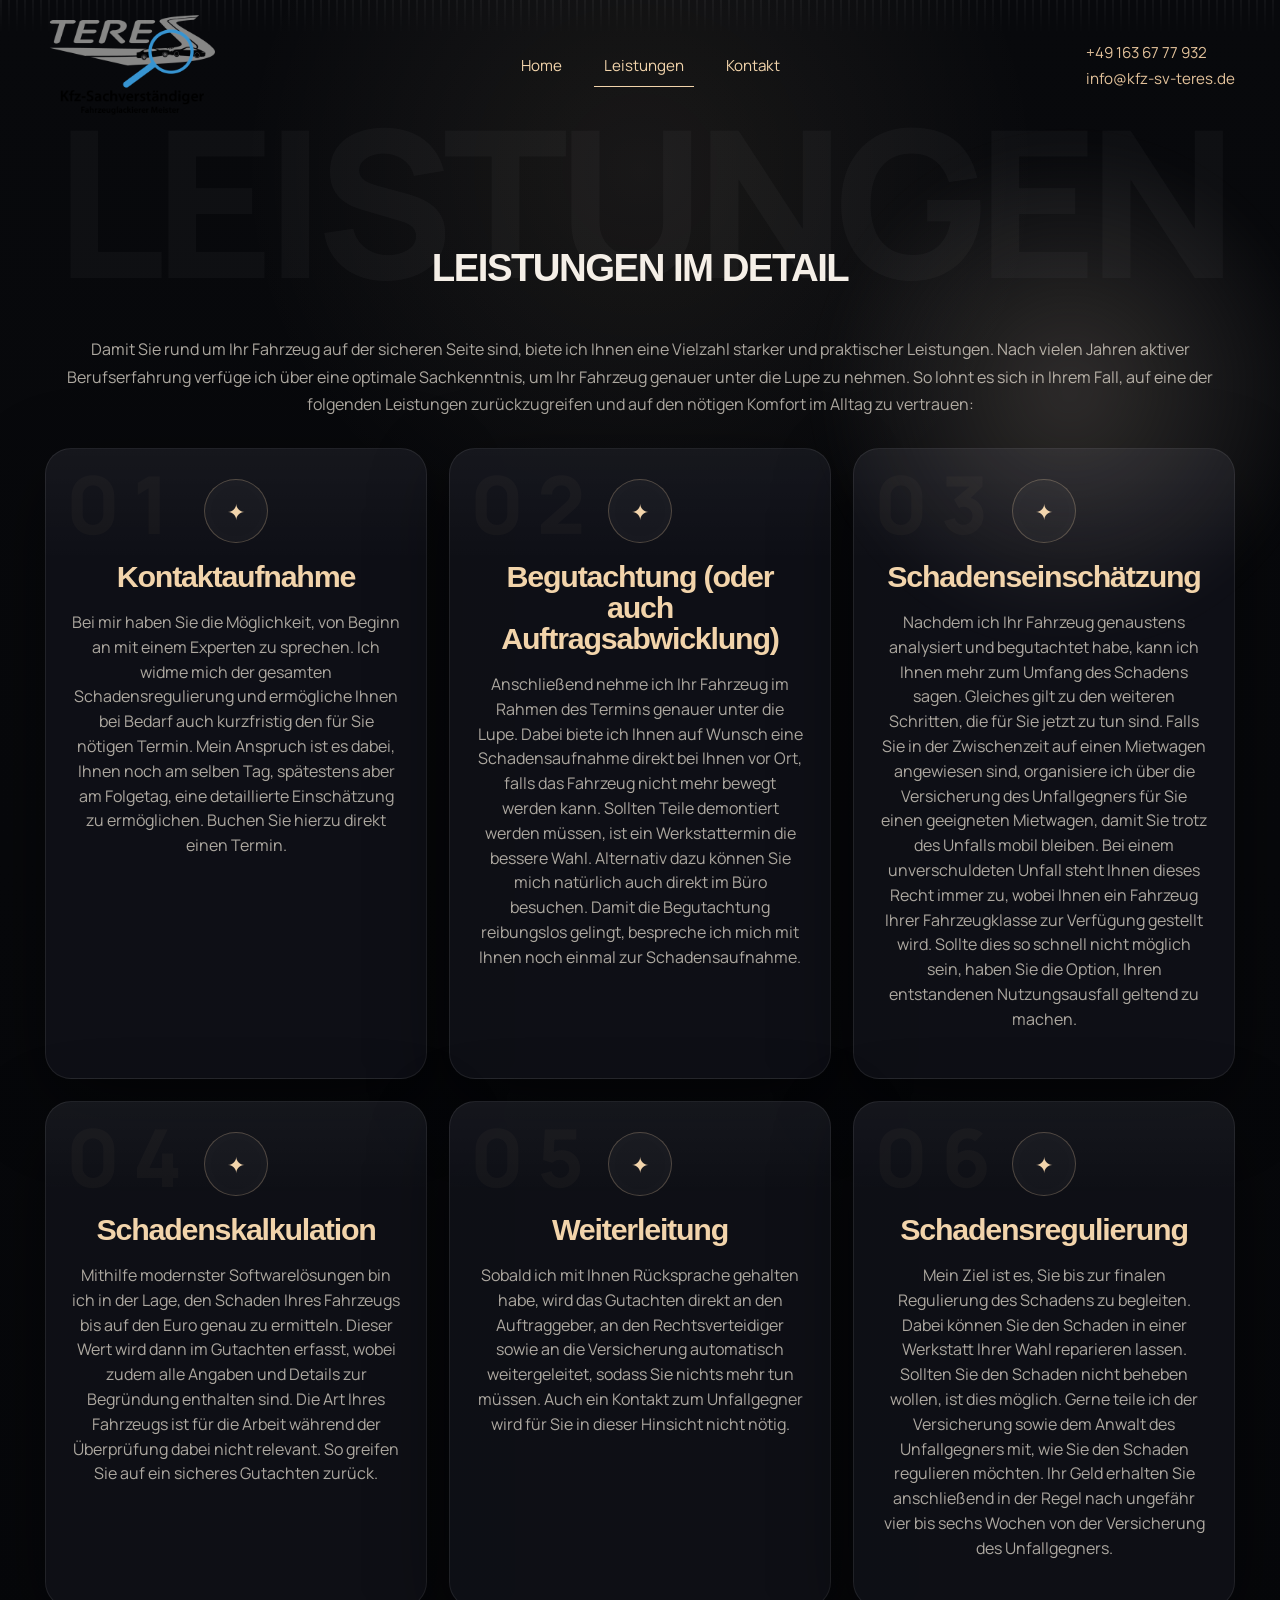
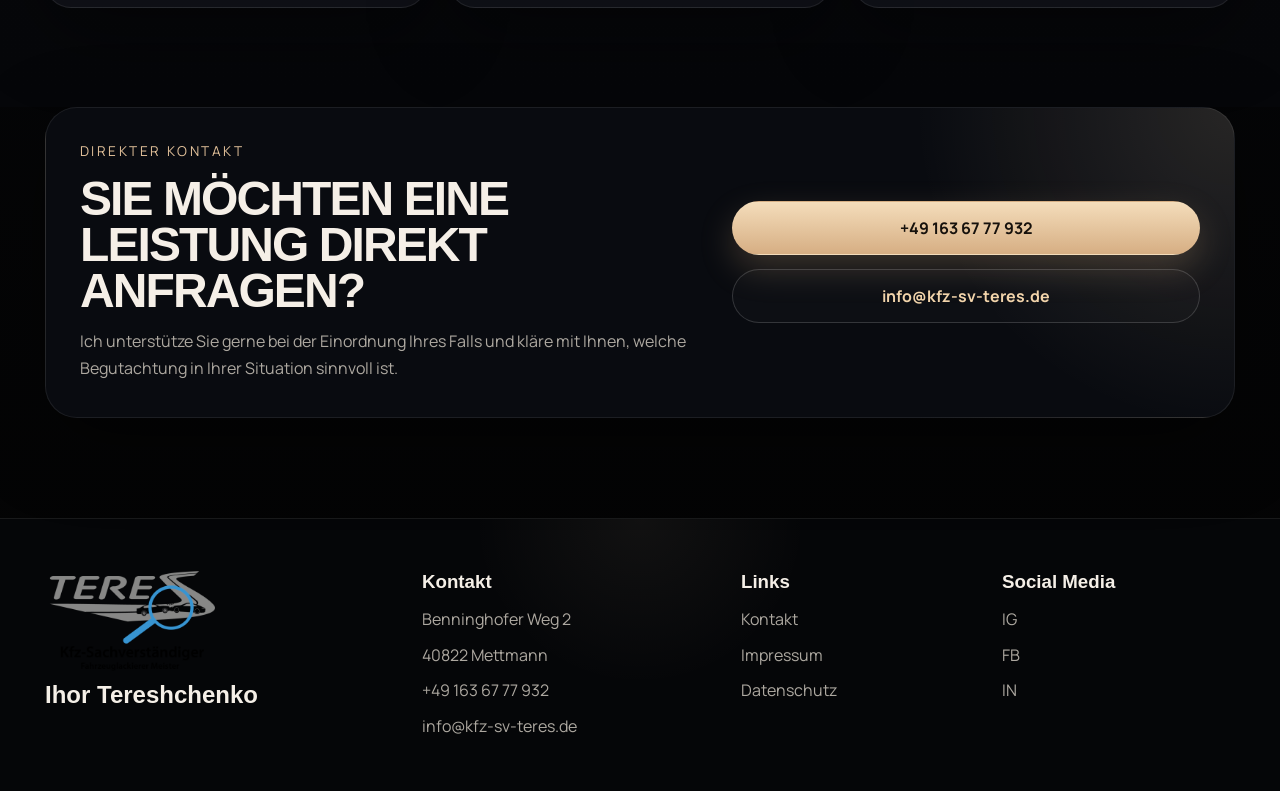
<file: leistung.html>
<!DOCTYPE html>
<html lang="de">

<head>
  <meta charset="UTF-8" />
  <meta name="viewport" content="width=device-width, initial-scale=1.0" />
  <title>Leistungen | Kfz-Sachverständiger</title>
  <link rel="preconnect" href="https://fonts.googleapis.com" />
  <link rel="preconnect" href="https://fonts.gstatic.com" crossorigin />
  <link href="https://fonts.googleapis.com/css2?family=Manrope:wght@400;500;700;800&display=swap" rel="stylesheet" />
  <link rel="stylesheet" href="css/reset.css">
  <link rel="stylesheet" href="css/styles.css" />
</head>

<body>
  <div class="page-shell">

    <header class="header">
      <nav class="topbar">
        <div class="container">
          <div class="topbar__inner">
            <a class="brand" href="index.html">
              <img src="images/logo.png" alt="logo" width="170" height="100">
            </a>

            <nav class="nav-links">
              <ul>
                <li><a href="index.html">Home</a></li>
                <li><a class="active" href="leistung.html">Leistungen</a></li>
                <li><a href="#contact">Kontakt</a></li>
              </ul>

              <div class="menu-contacts">
                <h3>Kontakt</h3>
                <ul>
                  <li><a href="tel:+491636777932">+49 163 67 77 932</a></li>
                  <li><a href="mailto:info@kfz-sv-teres.de">info@kfz-sv-teres.de</a></li>
                </ul>
              </div>

              <div class="socials-contacts">
                <h3>Social Media</h3>
                <ul>
                  <li><a href="#" aria-label="Instagram">IG</a></li>
                  <li><a href="#" aria-label="Facebook">FB</a></li>
                  <li><a href="#" aria-label="LinkedIn">IN</a></li>
                </ul>
              </div>
            </nav>

            <button class="burger-button" type="button" aria-label="Menü öffnen" aria-expanded="false">
              <span></span>
              <span></span>
              <span></span>
            </button>

            <ul class="topbar__contacts">
              <li><a href="tel:+491636777932">+49 163 67 77 932</a></li>
              <li><a href="mailto:info@kfz-sv-teres.de">info@kfz-sv-teres.de</a></li>
            </ul>
          </div>
        </div>
      </nav>
      <div class="menu-overlay" aria-hidden="true"></div>
    </header>

    <main>

      <section class="service-details section" id="service-details">
        <p class="section__ghost">Leistungen</p>
        <div class="container">
          <h2 class="section__title">Leistungen im Detail</h2>
          <p class="section__intro">
            Damit Sie rund um Ihr Fahrzeug auf der sicheren Seite sind, biete ich Ihnen eine Vielzahl starker und
            praktischer Leistungen. Nach vielen Jahren aktiver Berufserfahrung verfüge ich über eine optimale
            Sachkenntnis, um Ihr Fahrzeug genauer unter die Lupe zu nehmen. So lohnt es sich in Ihrem Fall, auf eine der
            folgenden Leistungen zurückzugreifen und auf den nötigen Komfort im Alltag zu vertrauen:
          </p>

          <div class="service-details__grid">
            <article class="detail-card">
              <div class="detail-card__icon" aria-hidden="true">✦</div>
              <h3>Kontaktaufnahme</h3>
              <p>
                Bei mir haben Sie die Möglichkeit, von Beginn an mit einem Experten zu sprechen. Ich widme mich der
                gesamten Schadensregulierung und ermögliche Ihnen bei Bedarf auch kurzfristig den für Sie nötigen
                Termin. Mein Anspruch ist es dabei, Ihnen noch am selben Tag, spätestens aber am Folgetag, eine
                detaillierte Einschätzung zu ermöglichen. Buchen Sie hierzu direkt einen Termin.
              </p>
            </article>

            <article class="detail-card">
              <div class="detail-card__icon" aria-hidden="true">✦</div>
              <h3>Begutachtung (oder auch Auftragsabwicklung)</h3>
              <p>
                Anschließend nehme ich Ihr Fahrzeug im Rahmen des Termins genauer unter die Lupe. Dabei biete ich Ihnen
                auf Wunsch eine Schadensaufnahme direkt bei Ihnen vor Ort, falls das Fahrzeug nicht mehr bewegt werden
                kann. Sollten Teile demontiert werden müssen, ist ein Werkstattermin die bessere Wahl. Alternativ dazu
                können Sie mich natürlich auch direkt im Büro besuchen. Damit die Begutachtung reibungslos gelingt,
                bespreche ich mich mit Ihnen noch einmal zur Schadensaufnahme.
              </p>
            </article>

            <article class="detail-card">
              <div class="detail-card__icon" aria-hidden="true">✦</div>
              <h3>Schadenseinschätzung</h3>
              <p>
                Nachdem ich Ihr Fahrzeug genaustens analysiert und begutachtet habe, kann ich Ihnen mehr zum Umfang des
                Schadens sagen. Gleiches gilt zu den weiteren Schritten, die für Sie jetzt zu tun sind. Falls Sie in der
                Zwischenzeit auf einen Mietwagen angewiesen sind, organisiere ich über die Versicherung des
                Unfallgegners für Sie einen geeigneten Mietwagen, damit Sie trotz des Unfalls mobil bleiben. Bei einem
                unverschuldeten Unfall steht Ihnen dieses Recht immer zu, wobei Ihnen ein Fahrzeug Ihrer Fahrzeugklasse
                zur Verfügung gestellt wird. Sollte dies so schnell nicht möglich sein, haben Sie die Option, Ihren
                entstandenen Nutzungsausfall geltend zu machen.
              </p>
            </article>

            <article class="detail-card">
              <div class="detail-card__icon" aria-hidden="true">✦</div>
              <h3>Schadenskalkulation</h3>
              <p>
                Mithilfe modernster Softwarelösungen bin ich in der Lage, den Schaden Ihres Fahrzeugs bis auf den Euro
                genau zu ermitteln. Dieser Wert wird dann im Gutachten erfasst, wobei zudem alle Angaben und Details zur
                Begründung enthalten sind. Die Art Ihres Fahrzeugs ist für die Arbeit während der Überprüfung dabei
                nicht relevant. So greifen Sie auf ein sicheres Gutachten zurück.
              </p>
            </article>

            <article class="detail-card">
              <div class="detail-card__icon" aria-hidden="true">✦</div>
              <h3>Weiterleitung</h3>
              <p>
                Sobald ich mit Ihnen Rücksprache gehalten habe, wird das Gutachten direkt an den Auftraggeber, an den
                Rechtsverteidiger sowie an die Versicherung automatisch weitergeleitet, sodass Sie nichts mehr tun
                müssen. Auch ein Kontakt zum Unfallgegner wird für Sie in dieser Hinsicht nicht nötig.
              </p>
            </article>

            <article class="detail-card">
              <div class="detail-card__icon" aria-hidden="true">✦</div>
              <h3>Schadensregulierung</h3>
              <p>
                Mein Ziel ist es, Sie bis zur finalen Regulierung des Schadens zu begleiten. Dabei können Sie den
                Schaden in einer Werkstatt Ihrer Wahl reparieren lassen. Sollten Sie den Schaden nicht beheben wollen,
                ist dies möglich. Gerne teile ich der Versicherung sowie dem Anwalt des Unfallgegners mit, wie Sie den
                Schaden regulieren möchten. Ihr Geld erhalten Sie anschließend in der Regel nach ungefähr vier bis sechs
                Wochen von der Versicherung des Unfallgegners.
              </p>
            </article>

          </div>
        </div>
      </section>

      <section class="contact section" id="contact">
        <div class="container">
          <div class="contact-panel">
            <div>
              <p class="eyebrow">Direkter Kontakt</p>
              <h2 class="contact-panel__title">Sie möchten eine Leistung direkt anfragen?</h2>
              <p class="contact-panel__text">
                Ich unterstütze Sie gerne bei der Einordnung Ihres Falls und
                kläre mit Ihnen, welche Begutachtung in Ihrer Situation sinnvoll ist.
              </p>
            </div>
            <div class="contact-panel__actions">
              <a class="button button--primary" href="tel:+491636777932">+49 163 67 77 932</a>
              <a class="button button--ghost" href="mailto:info@kfz-sv-teres.de">info@kfz-sv-teres.de</a>
            </div>
          </div>
        </div>
      </section>
    </main>

    <footer class="footer">
      <div class="container">
        <div class="footer__grid">
          <div class="footer__brand">
            <a class="brand" href="index.html">
              <img src="images/logo.png" alt="logo" width="170" height="100">
            </a>
            <h2 class="footer__title">Ihor Tereshchenko</h2>
          </div>

          <div class="footer__contacts">
            <h3>Kontakt</h3>
            <p>Benninghofer Weg 2</p>
            <p>40822 Mettmann</p>
            <a href="tel:+491636777932">+49 163 67 77 932</a>
            <a href="mailto:info@kfz-sv-teres.de">info@kfz-sv-teres.de</a>
          </div>

          <div class="footer__links">
            <h3>Links</h3>
            <a href="index.html#contact">Kontakt</a>
            <a href="#">Impressum</a>
            <a href="#">Datenschutz</a>
          </div>

          <div class="footer__socials">
            <h3>Social Media</h3>
            <div class="social-list">
              <a class="social-link" href="#" aria-label="Instagram">IG</a>
              <a class="social-link" href="#" aria-label="Facebook">FB</a>
              <a class="social-link" href="#" aria-label="LinkedIn">IN</a>
            </div>
          </div>
        </div>
      </div>
    </footer>
  </div>
  <script src="js/script.js"></script>
</body>

</html>
</file>
<file: css/styles.css>
:root {
  --bg: #06070a;
  --bg-soft: #11131a;
  --panel: rgba(16, 18, 25, 0.82);
  --panel-strong: rgba(10, 12, 18, 0.94);
  --text: #f5efe7;
  --muted: #ada8a0;
  --line: rgba(255, 255, 255, 0.08);
  --accent: #e2c19a;
  --accent-strong: #f2d4ab;
  --shadow: 0 24px 80px rgba(0, 0, 0, 0.45);
}

html {
  scroll-behavior: smooth;
}

body {
  font-family: "Manrope", sans-serif;
  color: var(--text);
  background:
    radial-gradient(circle at top, rgba(255, 214, 170, 0.08), transparent 24%),
    linear-gradient(180deg, #0f1118 0%, #07080b 34%, #030303 100%);
}

body.lock {
  overflow: hidden;
}

.menu-overlay {
  position: fixed;
  inset: 0;
  background: rgba(4, 6, 10, 0.72);
  backdrop-filter: blur(4px);
  opacity: 0;
  visibility: hidden;
  transition: opacity 0.28s ease, visibility 0.28s ease;
  z-index: 55;
}

.menu-overlay--visible {
  opacity: 1;
  visibility: visible;
}

h1,
h2,
h3,
.section__title,
.contact-panel__title {
  font-family: "Oswald", sans-serif;
}

.page-shell {
  overflow: hidden;
}

.container {
  width: min(1220px, calc(100% - 32px));
  margin: 0 auto;
  padding: 0 15px;
}

.section {
  position: relative;
  padding: 100px 0;
}

.section__title {
  margin: 0 0 50px;
  text-align: center;
  text-transform: uppercase;
  font-size: clamp(2rem, 3vw, 3.2rem);
  line-height: 0.95;
  letter-spacing: -0.04em;
}

.section__intro {
  margin: 0 auto 30px;
  text-align: center;
  color: var(--muted);
  line-height: 1.7;
}

.section__ghost {
  position: absolute;
  top: -30px;
  left: 50%;
  margin: 0;
  transform: translateX(-50%);
  font-size: clamp(4rem, 16vw, 16rem);
  font-weight: 800;
  letter-spacing: -0.05em;
  color: rgba(255, 255, 255, 0.03);
  text-transform: uppercase;
  pointer-events: none;
}

.reveal {
  opacity: 0;
  transform: translateY(24px);
  transition:
    opacity 0.75s ease,
    transform 0.75s ease;
  transition-delay: var(--reveal-delay, 0s);
  will-change: opacity, transform;
}

.reveal-visible {
  opacity: 1;
  transform: translateY(0);
}

.nav-links ul {
  display: flex;
  gap: 35px;
  color: var(--accent-strong);
}

.nav-links a.active {
  color: var(--accent-strong);
}

.nav-links a.active::after {
  transform: scaleX(1);
  transform-origin: left center;
}

.header {
  position: fixed;
  top: 0;
  padding: 15px 0;
  z-index: 50;
  width: 100%;
  transition:
    background 0.25s ease,
    box-shadow 0.25s ease,
    border-color 0.25s ease,
    top 0.25s ease;
}

.header--scrolled {
  background: rgba(8, 10, 14, 0.88);
  border-color: rgba(255, 255, 255, 0.1);
  box-shadow: 0 18px 48px rgba(0, 0, 0, 0.45);
  backdrop-filter: blur(14px);
}


.header::before {
  content: "";
  position: absolute;
  inset: 0;
  background:
    linear-gradient(transparent 0 82%, rgba(255, 255, 255, 0.09) 82%, transparent 83%),
    repeating-linear-gradient(90deg,
      rgba(255, 255, 255, 0.07) 0 2px,
      transparent 2px 8px);
  mask-image: linear-gradient(180deg, rgba(0, 0, 0, 0.9), transparent 28%);
  opacity: 0.7;
  pointer-events: none;
}

.bg-text {
  position: absolute;
  top: 80px;
  left: 50%;
  transform: translateX(-50%);
  width: 100%;
  text-align: center;
  font-size: clamp(3rem, 9vw, 8rem);
  font-weight: 800;
  letter-spacing: -0.06em;
  color: rgba(255, 255, 255, 0.02);
  text-transform: uppercase;
  pointer-events: none;
  z-index: 2;
}

.topbar__inner {
  display: flex;
  align-items: center;
  justify-content: space-between;
  gap: 24px;
  width: 100%;
}

.nav-links .socials-contacts {
  display: none;
}

.nav-links .menu-contacts {
  display: none;
}

.nav-links ul {
  display: flex;
  align-items: center;
  gap: 22px;
}

.nav-links a {
  position: relative;
  display: inline-block;
  color: var(--accent-strong);
  font-size: 0.95rem;
  padding: 5px 10px;
  transition: color 0.25s ease;
}

.nav-links a::after {
  content: "";
  position: absolute;
  left: 0;
  bottom: -6px;
  width: 100%;
  height: 1px;
  background: var(--accent-strong);
  transform: scaleX(0);
  transform-origin: left center;
  transition: transform 0.3s ease;
}

.nav-links a:not(:hover)::after {
  transform-origin: right center;
}

.nav-links a:focus-visible {
  box-shadow: 0 0 0 3px rgba(242, 212, 171, 0.4);
  border-radius: 6px;
}

.nav-links a:active {
  opacity: 0.75;
}

.burger-button {
  display: none;
  position: relative;
  width: 52px;
  height: 52px;
  padding: 0;
  border: 1px solid rgba(255, 255, 255, 0.12);
  border-radius: 50%;
  background: rgba(255, 255, 255, 0.04);
  cursor: pointer;
  z-index: 61;
  transition:
    background 0.25s ease,
    border-color 0.25s ease,
    transform 0.25s ease;
}

.burger-button span {
  position: absolute;
  left: 50%;
  width: 20px;
  height: 2px;
  border-radius: 999px;
  background: var(--accent-strong);
  transform: translateX(-50%);
  transition: transform 0.28s ease, opacity 0.22s ease, top 0.28s ease;
}

.burger-button span:nth-child(1) {
  top: 15px;
}

.burger-button span:nth-child(2) {
  top: 23px;
}

.burger-button span:nth-child(3) {
  top: 31px;
}

body.lock .burger-button span:nth-child(1) {
  top: 23px;
  transform: translateX(-50%) rotate(45deg);
}

body.lock .burger-button span:nth-child(2) {
  opacity: 0;
}

body.lock .burger-button span:nth-child(3) {
  top: 23px;
  transform: translateX(-50%) rotate(-45deg);
}

.topbar__contacts {
  display: flex;
  flex-direction: column;
  gap: 5px;
  color: var(--accent);
  font-size: 0.95rem;
}

.wrapper {
  background:
    radial-gradient(circle at 70% 34%, rgba(255, 227, 192, 0.18), transparent 24%),
    linear-gradient(180deg, rgba(255, 255, 255, 0.03), transparent 14%),
    linear-gradient(180deg, #11131b 0%, #0b0d14 52%, #07080d 100%);
}

.hero {
  position: relative;
  z-index: 1;
  display: grid;
  grid-template-columns: 1fr 1.1fr;
  gap: 28px;
  align-items: center;
  padding: 166px 0 44px;
}

.hero__copy>* {
  opacity: 0;
  transform: translateY(24px);
  animation: heroFadeUp 0.8s ease forwards;
}

.hero__copy .eyebrow {
  animation-delay: 0.1s;
}

.hero__copy h1 {
  animation-delay: 0.25s;
}

.hero__copy .hero__lead {
  animation-delay: 0.4s;
}

.hero__copy .hero__meta {
  animation-delay: 0.55s;
}

.hero__copy .hero__actions {
  animation-delay: 0.7s;
}

.hero__visual {
  opacity: 0;
  transform: translateX(40px) scale(0.96);
  animation: heroVisualIn 1s ease forwards;
  animation-delay: 0.35s;
  position: relative;
  display: flex;
  align-items: center;
  justify-content: center;
}

.car-glow {
  opacity: 0;
  animation: heroGlowIn 1.2s ease forwards;
  animation-delay: 0.6s;
}

.car-card {
  position: relative;
  z-index: 1;
  width: min(100%, 640px);
  aspect-ratio: 475 / 316;
  margin-inline: auto;
  opacity: 0;
  transform: translateY(48px) scale(0.95);
  animation: carCardIn 1s ease forwards;
  animation-delay: 0.5s;
}

@keyframes heroFadeUp {
  to {
    opacity: 1;
    transform: translateY(0);
  }
}

@keyframes heroVisualIn {
  to {
    opacity: 1;
    transform: translateX(0) scale(1);
  }
}

@keyframes heroGlowIn {
  to {
    opacity: 1;
  }
}

@keyframes carCardIn {
  to {
    opacity: 1;
    transform: translateY(0) scale(1);
  }
}

@media (prefers-reduced-motion: reduce) {
  .reveal {
    opacity: 1;
    transform: none;
    transition: none;
  }

  .hero__copy>*,
  .hero__visual,
  .car-glow,
  .car-card {
    opacity: 1;
    transform: none;
    animation: none;
  }
}


.eyebrow {
  margin: 0 0 16px;
  color: var(--accent);
  font-size: 0.85rem;
  letter-spacing: 0.18em;
  text-transform: uppercase;
}

.hero h1 {
  margin: 0 0 18px;
  white-space: nowrap;
  font-size: clamp(2.2rem, 4.5vw, 5.6rem);
  line-height: 0.92;
  text-transform: uppercase;
  letter-spacing: -0.05em;
  background: linear-gradient(180deg, #f8f1e7 0%, #e2c7a8 100%);
  -webkit-background-clip: text;
  -webkit-text-fill-color: transparent;
  background-clip: text;
  color: transparent;
}

.hero--inner {
  min-height: auto;
  padding-bottom: 24px;
}

.hero__lead {
  max-width: 560px;
  width: 100%;
  margin-bottom: 36px;
  color: var(--muted);
  font-size: 1.05rem;
  line-height: 1.75;
}

.hero__meta {
  display: flex;
  gap: 28px;
  margin-bottom: 36px;
}

.hero__meta div {
  display: flex;
  flex-direction: column;
  gap: 4px;
}

.hero__meta strong {
  color: var(--accent-strong);
  font-size: 1.2rem;
}

.hero__meta span {
  color: var(--muted);
  font-size: 0.92rem;
}

.hero__actions {
  display: flex;
  flex-wrap: wrap;
  gap: 14px;
}

.hero__points {
  display: grid;
  gap: 10px;
  margin: 0 0 28px;
  padding: 0;
  list-style: none;
}

.hero__points li {
  position: relative;
  padding-left: 20px;
  color: var(--muted);
  line-height: 1.5;
}

.hero__points li::before {
  content: "";
  position: absolute;
  left: 0;
  top: 0.6em;
  width: 8px;
  height: 8px;
  border-radius: 50%;
  background: var(--accent);
  box-shadow: 0 0 12px rgba(226, 193, 154, 0.6);
}

.button {
  display: inline-flex;
  align-items: center;
  justify-content: center;
  min-height: 54px;
  padding: 0 26px;
  border-radius: 999px;
  border: 1px solid transparent;
  font-weight: 700;
  transition: 0.25s ease;
}

.button--primary {
  color: #16110c;
  background: linear-gradient(180deg, #f4ddbb 0%, #d6ae83 100%);
  box-shadow: 0 14px 34px rgba(214, 174, 131, 0.24);
}

.button--ghost {
  border-color: rgba(255, 255, 255, 0.16);
  background: rgba(255, 255, 255, 0.02);
  color: var(--accent-strong);
}

.hero__visual {
  min-height: 460px;
}

.hero__info-card {
  position: absolute;
  right: 0;
  bottom: 20px;
  width: min(100%, 540px);
  padding: 32px;
  border: 1px solid var(--line);
  border-radius: 30px;
  background:
    radial-gradient(circle at top right, rgba(255, 227, 192, 0.12), transparent 26%),
    var(--panel-strong);
  box-shadow: var(--shadow);
}

.hero__info-label {
  display: inline-flex;
  margin-bottom: 18px;
  color: var(--accent);
  font-size: 0.82rem;
  font-weight: 800;
  letter-spacing: 0.16em;
  text-transform: uppercase;
}

.hero__info-card h2 {
  margin: 0 0 14px;
  font-size: clamp(1.8rem, 3vw, 2.8rem);
  line-height: 0.98;
  text-transform: uppercase;
  letter-spacing: -0.04em;
}

.hero__info-card p {
  margin: 0 0 18px;
  color: var(--muted);
  line-height: 1.7;
}

.hero__info-list {
  display: grid;
  gap: 10px;
}

.hero__info-list li {
  position: relative;
  padding-left: 18px;
  color: var(--text);
}

.hero__info-list li::before {
  content: "";
  position: absolute;
  left: 0;
  top: 0.55em;
  width: 7px;
  height: 7px;
  border-radius: 50%;
  background: var(--accent);
}

.car-glow {
  position: absolute;
  inset: 18% 8% 16%;
  border-radius: 50%;
  background: radial-gradient(circle, rgba(255, 235, 214, 0.26), transparent 58%);
  filter: blur(16px);
}

.car-card__shine {
  position: absolute;
  inset: 0;
  display: flex;
  align-items: center;
  justify-content: center;
}

.car-card__shine img {
  display: block;
  width: 100%;
  height: auto;
  object-fit: contain;
  filter: drop-shadow(0 28px 48px rgba(0, 0, 0, 0.36));
}

.benefits {
  position: relative;
  z-index: 1;
  padding: 50px 0;
  display: grid;
  grid-template-columns: repeat(3, 1fr);
  gap: 20px;
}

.benefit {
  padding: 28px 24px;
  border: 2px solid var(--line);
  border-radius: 22px;
  background: rgba(255, 255, 255, 0.02);
  backdrop-filter: blur(14px);
}

.benefit__icon {
  width: 42px;
  height: 42px;
  margin-bottom: 18px;
  border-radius: 50%;
  border: 1px solid rgba(226, 193, 154, 0.36);
  background:
    radial-gradient(circle, rgba(226, 193, 154, 0.3) 0 20%, transparent 22%),
    rgba(255, 255, 255, 0.02);
}

.benefit h2,
.info-card h3 {
  margin: 0 0 12px;
  font-size: 1.15rem;
  color: var(--accent);
}

.benefit p,
.info-card p,
.step p,
.review-card p {
  margin: 0;
  color: var(--muted);
  line-height: 1.65;
}

.benefit h2 {
  color: var(--accent-strong);
}

.trust {
  position: relative;
  background:
    radial-gradient(circle at center, rgba(255, 223, 191, 0.08), transparent 30%),
    linear-gradient(180deg, #050608 0%, #040405 100%);
}

.trust::before {
  content: "";
  position: absolute;
  top: 120px;
  left: -120px;
  width: 700px;
  height: 700px;
  border-radius: 50%;
  background: radial-gradient(circle, rgba(255, 235, 214, 0.18), transparent 58%);
  filter: blur(18px);
  pointer-events: none;
}

.trust-grid {
  position: relative;
  display: grid;
  grid-template-columns: 1.08fr 1fr;
  gap: 20px;
  margin-bottom: 28px;
}

.review-card,
.info-card,
.step {
  border: 1px solid var(--line);
  border-radius: 24px;
  background: var(--panel);
  box-shadow: var(--shadow);
}

.review-card {
  padding: 26px;
}

.review-card--wide {
  min-height: 100%;
}

.rating {
  display: flex;
  align-items: center;
  gap: 16px;
  margin-bottom: 26px;
}

.rating__badge {
  display: grid;
  place-items: center;
  width: 54px;
  height: 54px;
  border-radius: 18px;
  background: #d53729;
  color: #fff;
  font-size: 1.6rem;
  font-weight: 800;
}

.review-card__author {
  display: flex;
  gap: 14px;
  align-items: flex-start;
}

.avatar {
  flex-shrink: 0;
  width: 56px;
  height: 56px;
  border-radius: 50%;
  background: linear-gradient(180deg, #c9a073 0%, #6a4d31 100%);
}

.info-card {
  overflow: hidden;
}

.info-card__image {
  min-height: 190px;
  background:
    linear-gradient(135deg, rgba(255, 255, 255, 0.06), transparent),
    radial-gradient(circle at 20% 20%, rgba(255, 255, 255, 0.08), transparent 40%),
    linear-gradient(135deg, #1a1d24 0%, #0d1014 100%);
}

.info-card__image--alt {
  background:
    linear-gradient(135deg, rgba(226, 193, 154, 0.12), transparent),
    radial-gradient(circle at 70% 30%, rgba(255, 255, 255, 0.08), transparent 36%),
    linear-gradient(135deg, #111318 0%, #0a0b0d 100%);
}

.info-card h3,
.info-card p {
  padding-inline: 22px;
}

.info-card h3 {
  margin-top: 18px;
}

.info-card p {
  padding-bottom: 24px;
}

.trust-accordion {
  position: relative;
  z-index: 1;
  padding: 30px;
  border: 1px solid var(--line);
  border-radius: 28px;
  background:
    linear-gradient(180deg, rgba(255, 255, 255, 0.03), transparent 18%),
    var(--panel-strong);
  box-shadow: var(--shadow);
}

.trust-accordion__intro {
  margin-bottom: 18px;
}

.trust-accordion__title {
  margin: 0;
  font-size: clamp(1.5rem, 2vw, 2.1rem);
  line-height: 1.02;
  letter-spacing: -0.04em;
  text-transform: uppercase;
}

.accordion {
  display: grid;
  gap: 12px;
}

.accordion-item {
  border: 1px solid rgba(255, 255, 255, 0.08);
  border-radius: 22px;
  background: rgba(255, 255, 255, 0.02);
  overflow: hidden;
}

.accordion-trigger {
  display: flex;
  align-items: center;
  justify-content: space-between;
  gap: 18px;
  width: 100%;
  padding: 20px 22px;
  border: 0;
  background: transparent;
  color: var(--text);
  font: inherit;
  font-weight: 700;
  text-align: left;
  cursor: pointer;
}

.accordion-trigger__icon {
  position: relative;
  width: 18px;
  height: 18px;
  flex-shrink: 0;
}

.accordion-trigger__icon::before,
.accordion-trigger__icon::after {
  content: "";
  position: absolute;
  top: 50%;
  left: 50%;
  width: 18px;
  height: 2px;
  border-radius: 999px;
  background: var(--accent-strong);
  transform: translate(-50%, -50%);
  transition: transform 0.25s ease, opacity 0.25s ease;
}

.accordion-trigger__icon::after {
  transform: translate(-50%, -50%) rotate(90deg);
}

.accordion-item.is-open .accordion-trigger__icon::after {
  opacity: 0;
  transform: translate(-50%, -50%) rotate(90deg) scaleX(0.2);
}

.accordion-panel {
  display: grid;
  grid-template-rows: 0fr;
  transition: grid-template-rows 0.28s ease;
}

.accordion-panel>p {
  min-height: 0;
  margin: 0;
  padding: 0 22px;
  color: var(--muted);
  line-height: 1.7;
  overflow: hidden;
}

.accordion-item.is-open .accordion-panel {
  grid-template-rows: 1fr;
}

.accordion-item.is-open .accordion-panel>p {
  padding-bottom: 22px;
}

.process {
  background:
    radial-gradient(circle at 50% 18%, rgba(255, 236, 208, 0.08), transparent 28%),
    linear-gradient(180deg, #060708 0%, #0b0c10 100%);
}

.services {
  background:
    radial-gradient(circle at 20% 12%, rgba(255, 227, 192, 0.08), transparent 24%),
    linear-gradient(180deg, #050608 0%, #0a0c11 100%);
}

.services-grid {
  display: grid;
  grid-template-columns: repeat(3, 1fr);
  gap: 18px;
}

.service-details {
  padding-top: 250px;
  position: relative;
  background:
    radial-gradient(circle at 50% 10%, rgba(255, 227, 192, 0.07), transparent 24%),
    linear-gradient(180deg, #08090c 0%, #06070a 100%);
}

.service-details::after {
  content: "";
  position: absolute;
  right: -100px;
  top: 80px;
  width: 620px;
  height: 620px;
  border-radius: 50%;
  background: radial-gradient(circle, rgba(255, 235, 214, 0.16), transparent 58%);
  filter: blur(16px);
  pointer-events: none;
}

.service-details .section__ghost {
  top: 60px;
}

.service-details__grid {
  display: grid;
  grid-template-columns: repeat(3, 1fr);
  gap: 22px;
  counter-reset: detail-card;
}

.detail-card {
  padding: 30px 26px;
  border: 1px solid var(--line);
  border-radius: 26px;
  background:
    linear-gradient(180deg, rgba(255, 255, 255, 0.03), transparent 18%),
    var(--panel);
  box-shadow: var(--shadow);
  text-align: center;
  position: relative;
  counter-increment: detail-card;
}

.detail-card::before {
  content: "0"counter(detail-card);
  position: absolute;
  top: 0;
  left: 20px;
  display: inline-block;
  margin-bottom: 14px;
  color: var(--accent);
  font-size: 5rem;
  opacity: 0.03;
  font-weight: 800;
  letter-spacing: 0.16em;
}

.detail-card__icon {
  display: grid;
  place-items: center;
  width: 64px;
  height: 64px;
  margin: 0 auto 18px;
  border-radius: 50%;
  border: 1px solid rgba(226, 193, 154, 0.28);
  color: var(--accent-strong);
  font-size: 1.4rem;
  background: rgba(255, 255, 255, 0.03);
  box-shadow: inset 0 0 24px rgba(255, 255, 255, 0.02);
}

.detail-card h3 {
  margin: 0 0 18px;
  font-size: 1.9rem;
  line-height: 1.02;
  letter-spacing: -0.04em;
  color: var(--accent-strong);
}

.detail-card p {
  margin: 0 0 16px;
  color: var(--muted);
  line-height: 1.55;
}

.detail-card__link {
  display: inline-flex;
  margin-top: 8px;
  color: var(--accent-strong);
  font-weight: 800;
  text-transform: uppercase;
  letter-spacing: 0.08em;
}

.service-card {
  padding: 24px;
  border-radius: 24px;
  border: 2px solid var(--line);
  background: var(--panel);
  box-shadow: var(--shadow);
}

.service-card__label {
  display: inline-block;
  margin-bottom: 14px;
  color: var(--accent);
  font-size: 0.85rem;
  font-weight: 800;
  letter-spacing: 0.16em;
}

.service-card h3 {
  margin: 0 0 12px;
  font-size: 1.1rem;
}

.service-card p {
  margin: 0;
  color: var(--muted);
  line-height: 1.65;
}

.step__index {
  color: var(--accent);
  font-size: 1.85rem;
  font-weight: 800;
}

.process-stage {
  position: relative;
  padding: 36px 28px 40px;
  border-radius: 40px;
  background:
    radial-gradient(circle at 50% 55%, rgba(255, 233, 205, 0.09), transparent 28%),
    linear-gradient(180deg, rgba(255, 255, 255, 0.03), transparent 22%),
    var(--panel-strong);
  border: 1px solid var(--line);
  overflow: hidden;
  box-shadow: var(--shadow);
}

.process-stage::before {
  content: "";
  position: absolute;
  inset: 0;
  background:
    linear-gradient(transparent 0 84%, rgba(255, 255, 255, 0.04) 84%, transparent 85%),
    repeating-linear-gradient(90deg,
      rgba(255, 255, 255, 0.03) 0 1px,
      transparent 1px 120px);
  opacity: 0.6;
  pointer-events: none;
}

.process-stage__inner {
  display: flex;
  align-items: center;
  gap: 10px;
  margin-bottom: 10px;
  padding-left: 10px;
}

.process-stage__grid {
  position: relative;
  z-index: 1;
  display: grid;
  grid-template-columns: repeat(3, 1fr);
  gap: 28px 34px;
  margin-bottom: 10px;
}

.process-step {
  position: relative;
  min-height: 130px;
  padding: 8px 6px;
}

.process-step h3 {
  font-size: 1.05rem;
}

.process-step p {
  color: var(--muted);
  line-height: 1.6;
  font-size: 0.97rem;
}

.process-step--left-bottom {
  grid-column: 1;
  grid-row: 2;
  padding-top: 40px;
}

.process-step--right-bottom {
  grid-column: 3;
  grid-row: 2;
  padding-top: 40px;
}

.process-stage__car-wrap {
  position: relative;
  z-index: 1;
  display: flex;
  justify-content: center;
  margin-top: -10px;
  margin-bottom: 26px;
}

.process-stage__glow {
  position: absolute;
  left: 50%;
  bottom: 8px;
  width: min(700px, 86%);
  height: 180px;
  transform: translateX(-50%);
  border-radius: 50%;
  background:
    radial-gradient(circle, rgba(255, 238, 217, 0.12) 0%, rgba(122, 148, 183, 0.12) 32%, transparent 68%);
  filter: blur(20px);
}

.process-stage__car {
  position: relative;
  margin: 0;
  width: min(620px, 82%);
  aspect-ratio: 2.2;
  z-index: 1;
  background:
    url("../images/process-car.png") center bottom / contain no-repeat,
    radial-gradient(circle at 50% 70%, rgba(255, 255, 255, 0.12), transparent 56%);
  filter: drop-shadow(0 28px 40px rgba(0, 0, 0, 0.6));
}

.process-stage__actions {
  position: relative;
  z-index: 1;
  display: flex;
  justify-content: center;
}

.process-stage__button {
  min-width: 280px;
}

.contact {
  padding-top: 0;
}

.contact-panel {
  display: grid;
  grid-template-columns: 1.2fr 0.9fr;
  gap: 28px;
  align-items: center;
  padding: 34px;
  border: 1px solid var(--line);
  border-radius: 32px;
  background:
    radial-gradient(circle at top right, rgba(255, 227, 192, 0.12), transparent 26%),
    var(--panel-strong);
  box-shadow: var(--shadow);
}

.contact-panel__title {
  margin: 0 0 14px;
  font-size: clamp(2rem, 4vw, 3rem);
  line-height: 0.96;
  text-transform: uppercase;
  letter-spacing: -0.04em;
}

.contact-panel__text {
  margin: 0;
  color: var(--muted);
  line-height: 1.7;
}

.contact-panel__actions {
  display: grid;
  gap: 14px;
}

.leistungen-intro {
  padding-top: 28px;
}

.leistungen-intro__panel {
  position: relative;
  overflow: hidden;
  padding: 36px 32px;
  border: 1px solid var(--line);
  border-radius: 32px;
  background:
    radial-gradient(circle at top left, rgba(255, 227, 192, 0.08), transparent 24%),
    var(--panel);
  box-shadow: var(--shadow);
}

.leistungen-intro__content {
  position: relative;
  z-index: 1;
}

.leistungen-intro .section__ghost {
  top: 8px;
  left: auto;
  right: -24px;
  transform: none;
  font-size: clamp(3rem, 8vw, 10rem);
}

.cases {
  position: relative;
  background:
    radial-gradient(circle at 50% 0%, rgba(255, 227, 192, 0.08), transparent 24%),
    linear-gradient(180deg, #06070a 0%, #090b10 100%);
}

.cases::before {
  content: "";
  position: absolute;
  left: 50%;
  top: 40px;
  width: 440px;
  height: 240px;
  transform: translateX(-50%);
  border-radius: 50%;
  background: radial-gradient(circle, rgba(255, 235, 214, 0.22), transparent 58%);
  filter: blur(20px);
  pointer-events: none;
}

.cases-slider {
  padding: 28px;
  border: 1px solid var(--line);
  border-radius: 32px;
  background:
    linear-gradient(180deg, rgba(255, 255, 255, 0.03), transparent 18%),
    var(--panel-strong);
  box-shadow: var(--shadow);
}

.cases-slider__header {
  display: flex;
  align-items: center;
  justify-content: space-between;
  gap: 20px;
  margin-bottom: 24px;
}

.cases-slider__note {
  margin: 0;
  color: var(--muted);
  max-width: 640px;
  line-height: 1.6;
}

.cases-slider__controls {
  display: flex;
  gap: 12px;
}

.cases-slider__button {
  width: 52px;
  height: 52px;
  border-radius: 50%;
  border: 1px solid rgba(255, 255, 255, 0.12);
  background: rgba(255, 255, 255, 0.03);
  color: var(--accent-strong);
  font-size: 1.3rem;
  cursor: pointer;
  transition: transform 0.25s ease, background 0.25s ease, border-color 0.25s ease;
}

.cases-slider__viewport {
  overflow: hidden;
}

.cases-slider__track {
  display: grid;
  grid-auto-flow: column;
  grid-auto-columns: calc(33.333% - 14px);
  gap: 20px;
  transition: transform 0.35s ease;
}

.case-card {
  overflow: hidden;
  border: 1px solid var(--line);
  border-radius: 26px;
  background: rgba(255, 255, 255, 0.02);
}

.case-card__image {
  min-height: 260px;
  background-color: #14171e;
  background-position: center;
  background-repeat: no-repeat;
  background-size: cover;
}

.case-card__image--1 {
  background-image:
    linear-gradient(135deg, rgba(255, 255, 255, 0.08), transparent),
    url("images/case-1.jpg");
}

.case-card__image--2 {
  background-image:
    linear-gradient(135deg, rgba(255, 255, 255, 0.08), transparent),
    url("images/case-2.jpg");
}

.case-card__image--3 {
  background-image:
    linear-gradient(135deg, rgba(255, 255, 255, 0.08), transparent),
    url("images/case-3.jpg");
}

.case-card__image--4 {
  background-image:
    linear-gradient(135deg, rgba(255, 255, 255, 0.08), transparent),
    url("images/case-4.jpg");
}

.case-card__content {
  padding: 22px;
}

.case-card__label {
  display: inline-flex;
  margin-bottom: 12px;
  color: var(--accent);
  font-size: 0.8rem;
  font-weight: 800;
  letter-spacing: 0.14em;
  text-transform: uppercase;
}

.case-card h3 {
  margin: 0 0 12px;
  font-size: 1.2rem;
  color: var(--accent-strong);
}

.case-card p {
  margin: 0;
  color: var(--muted);
  line-height: 1.6;
}

.testimonials {
  position: relative;
  background:
    radial-gradient(circle at 20% 0%, rgba(255, 227, 192, 0.06), transparent 26%),
    linear-gradient(180deg, #090b10 0%, #050608 100%);
}

.testimonials::after {
  content: "";
  position: absolute;
  right: 40px;
  bottom: 40px;
  width: 300px;
  height: 300px;
  border-radius: 50%;
  background: radial-gradient(circle, rgba(255, 235, 214, 0.14), transparent 58%);
  filter: blur(16px);
  pointer-events: none;
}

.testimonials-grid {
  display: grid;
  grid-template-columns: repeat(3, 1fr);
  gap: 20px;
}

.testimonial-card {
  padding: 28px 24px;
  border: 1px solid var(--line);
  border-radius: 26px;
  background:
    linear-gradient(180deg, rgba(255, 255, 255, 0.03), transparent 18%),
    var(--panel);
  box-shadow: var(--shadow);
}

.testimonial-card__stars {
  margin-bottom: 16px;
  color: var(--accent-strong);
  letter-spacing: 0.22em;
}

.testimonial-card__text {
  margin: 0 0 22px;
  color: var(--muted);
  line-height: 1.7;
}

.testimonial-card__author {
  display: grid;
  gap: 4px;
}

.testimonial-card__author strong {
  color: var(--text);
}

.testimonial-card__author span {
  color: var(--accent);
  font-size: 0.92rem;
}

.footer {
  padding: 52px 0 42px;
  border-top: 1px solid rgba(255, 255, 255, 0.08);
  background:
    radial-gradient(circle at top, rgba(255, 227, 192, 0.05), transparent 24%),
    #050608;
}

.footer__grid {
  display: grid;
  grid-template-columns: 1.2fr 1fr 0.8fr 0.8fr;
  gap: 28px;
}

.footer__title,
.footer h3 {
  margin: 0 0 14px;
}

.footer__text,
.footer p,
.footer a {
  margin: 0 0 10px;
  color: var(--muted);
  line-height: 1.6;
}

.footer a {
  display: block;
}

.socials-contacts ul {
  display: flex;
  gap: 10px;
}

.socials-contacts a {
  display: grid;
  place-items: center;
  width: 42px;
  height: 42px;
  border-radius: 50%;
  border: 1px solid rgba(255, 255, 255, 0.12);
  color: var(--accent-strong);
  background: rgba(255, 255, 255, 0.03);
}

.menu-contacts ul {
  display: grid;
  gap: 14px;
}

.menu-contacts a {
  color: var(--text);
  font-size: 1rem;
  line-height: 1.5;
}

@media (hover: hover) and (pointer: fine) {
  .nav-links a:hover::after {
    transform: scaleX(1);
    transform-origin: left center;
  }

  .burger-button:hover {
    background: rgba(255, 255, 255, 0.08);
    border-color: rgba(255, 255, 255, 0.2);
  }

  .button:hover {
    transform: translateY(-2px);
  }

  .cases-slider__button:hover {
    transform: translateY(-2px);
    background: rgba(255, 255, 255, 0.06);
    border-color: rgba(255, 255, 255, 0.2);
  }

  .footer a:hover {
    color: var(--accent-strong);
  }
}

@media (max-width: 980px) {
  .hero {
    grid-template-columns: 1fr;
    gap: 40px;
    padding-top: 148px;
    padding-bottom: 28px;
  }

  .hero__copy {
    max-width: 720px;
  }

  .brand {
    width: 145px;
    height: 90px;
  }

  .burger-button {
    display: flex;
    align-items: center;
    justify-content: center;
  }

  .topbar__contacts {
    display: none;
  }

  .nav-links {
    position: fixed;
    top: 0;
    right: 0;
    width: min(360px, 100%);
    height: 100vh;
    padding: 108px 28px 32px;
    background:
      radial-gradient(circle at top right, rgba(255, 227, 192, 0.14), transparent 26%),
      rgba(8, 10, 14, 0.96);
    border-left: 1px solid rgba(255, 255, 255, 0.08);
    box-shadow: -20px 0 60px rgba(0, 0, 0, 0.38);
    transform: translateX(100%);
    opacity: 0;
    visibility: hidden;
    transition:
      transform 0.32s ease,
      opacity 0.25s ease,
      visibility 0.25s ease;
    z-index: 60;
  }

  .nav-links::before {
    content: "";
    position: absolute;
    inset: 0;
    background:
      linear-gradient(transparent 0 82%, rgba(255, 255, 255, 0.04) 82%, transparent 83%),
      repeating-linear-gradient(90deg,
        rgba(255, 255, 255, 0.03) 0 1px,
        transparent 1px 90px);
    opacity: 0.45;
    pointer-events: none;
  }

  .nav-links--open {
    transform: translateX(0);
    opacity: 1;
    visibility: visible;
  }

  .nav-links ul {
    position: relative;
    z-index: 1;
    flex-direction: column;
    align-items: flex-start;
    gap: 18px;
    margin-bottom: 40px;
  }

  .nav-links a {
    font-size: 1.25rem;
    padding: 10px 0;
  }

  .nav-links .socials-contacts {
    display: block;
  }

  .nav-links .menu-contacts {
    display: block;
    position: relative;
    z-index: 1;
    margin-bottom: 32px;
    padding-bottom: 28px;
    border-bottom: 1px solid rgba(255, 255, 255, 0.08);
  }

  .nav-links .menu-contacts h3,
  .nav-links .socials-contacts h3 {
    margin-bottom: 15px;
  }

  .nav-links .socials-contacts ul {
    display: flex;
    flex-direction: row;
  }

  .trust-grid,
  .benefits,
  .services-grid,
  .service-details__grid,
  .contact-panel,
  .testimonials-grid,
  .footer__grid {
    grid-template-columns: 1fr;
  }

  .cases-slider__track {
    grid-auto-columns: calc(50% - 10px);
  }

  .hero__visual {
    min-height: 360px;
    width: min(100%, 720px);
    margin-inline: auto;
  }

  .car-card {
    width: min(100%, 560px);
  }

  .section {
    padding: 80px 0;
  }

  .process-stage__grid {
    grid-template-columns: 1fr;
    margin-bottom: 20px;
  }

  .process-step,
  .process-step--center-top,
  .process-step--right-top,
  .process-step--left-bottom,
  .process-step--right-bottom {
    grid-column: auto;
    grid-row: auto;
    min-height: auto;
    padding-top: 8px;
    text-align: left;
  }

  .process-stage__car {
    width: min(540px, 100%);
  }
}

@media (max-width: 640px) {
  .hero {
    gap: 28px;
    padding-top: 132px;
    padding-bottom: 18px;
  }

  .burger-button {
    width: 48px;
    height: 48px;
  }

  .section__ghost {
    top: -6px;
  }

  .topbar {
    top: 10px;
    flex-direction: column;
    align-items: flex-start;
  }

  .bg-text {
    top: 111px;
    font-size: clamp(2rem, 9vw, 8rem);
  }

  .nav-links {
    padding: 96px 22px 24px;
  }

  .hero {
    min-height: auto;
  }

  .hero h1 {
    white-space: normal;
    font-size: clamp(2.2rem, 14vw, 3.5rem);
  }

  .hero__lead {
    margin-bottom: 28px;
  }

  .hero__visual {
    min-height: 220px;
  }

  .car-card {
    width: min(100%, 420px);
  }

  .hero__meta,
  .hero__actions {
    flex-direction: column;
    align-items: stretch;
  }

  .hero__info-card {
    position: relative;
    width: 100%;
    bottom: auto;
    padding: 24px 20px;
  }

  .cases-slider {
    padding: 20px 16px;
  }

  .cases-slider__header {
    flex-direction: column;
    align-items: flex-start;
  }

  .cases-slider__track {
    grid-auto-columns: 100%;
  }

  .button {
    width: 100%;
  }

  .benefit,
  .review-card,
  .service-card,
  .process-stage,
  .trust-accordion {
    padding: 22px 18px;
  }

  .process-stage__button {
    min-width: 100%;
  }

}
</file>
